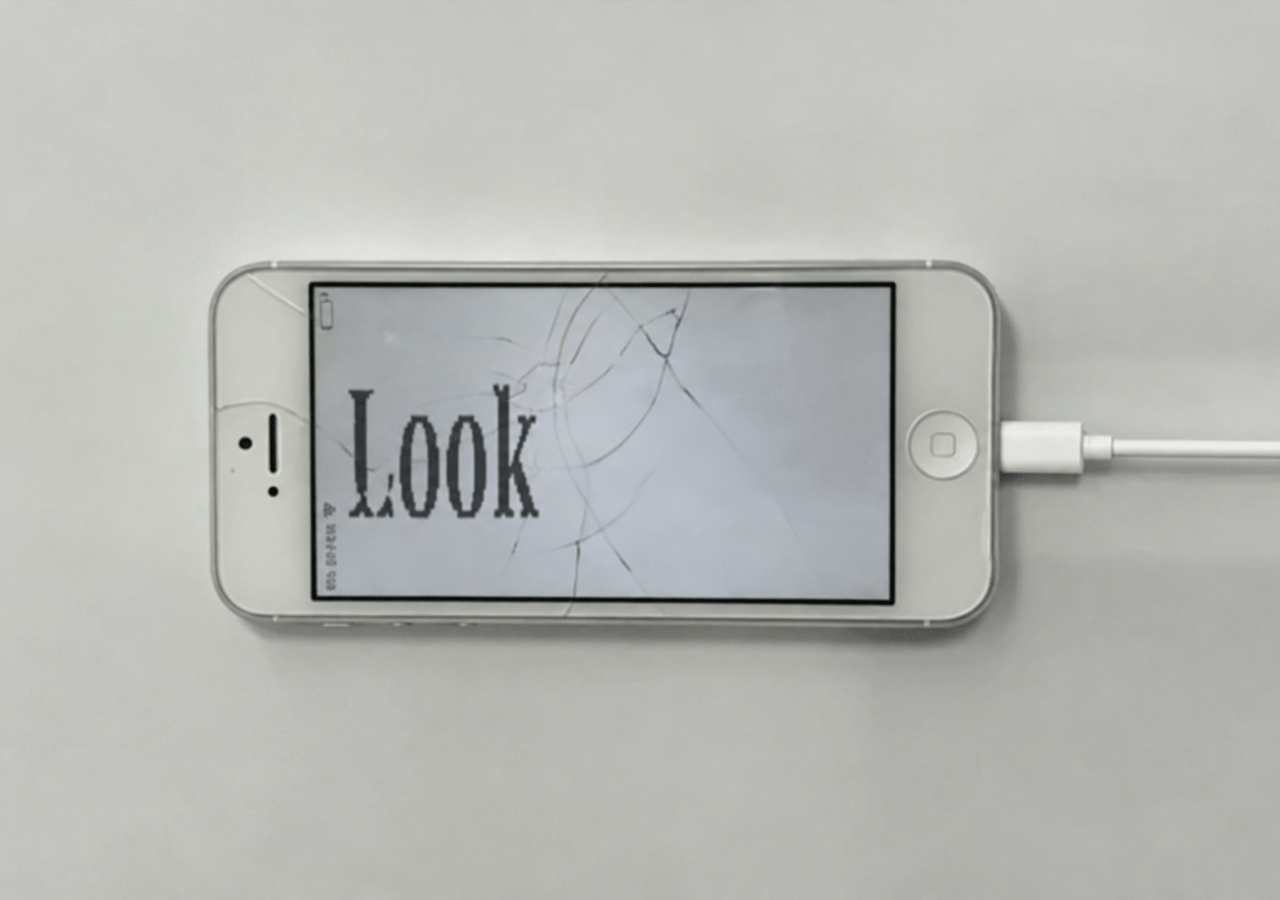
<file: index.html>
<!DOCTYPE html>
<html>
<head>
    <title>The Feed</title>
    <link rel="stylesheet" href="intro.css">
</head>

<body>

    <a href="feed.html">
        <img src="img/cover.gif" alt="Look Closer...">
    </a>

</body>
</html>
</file>
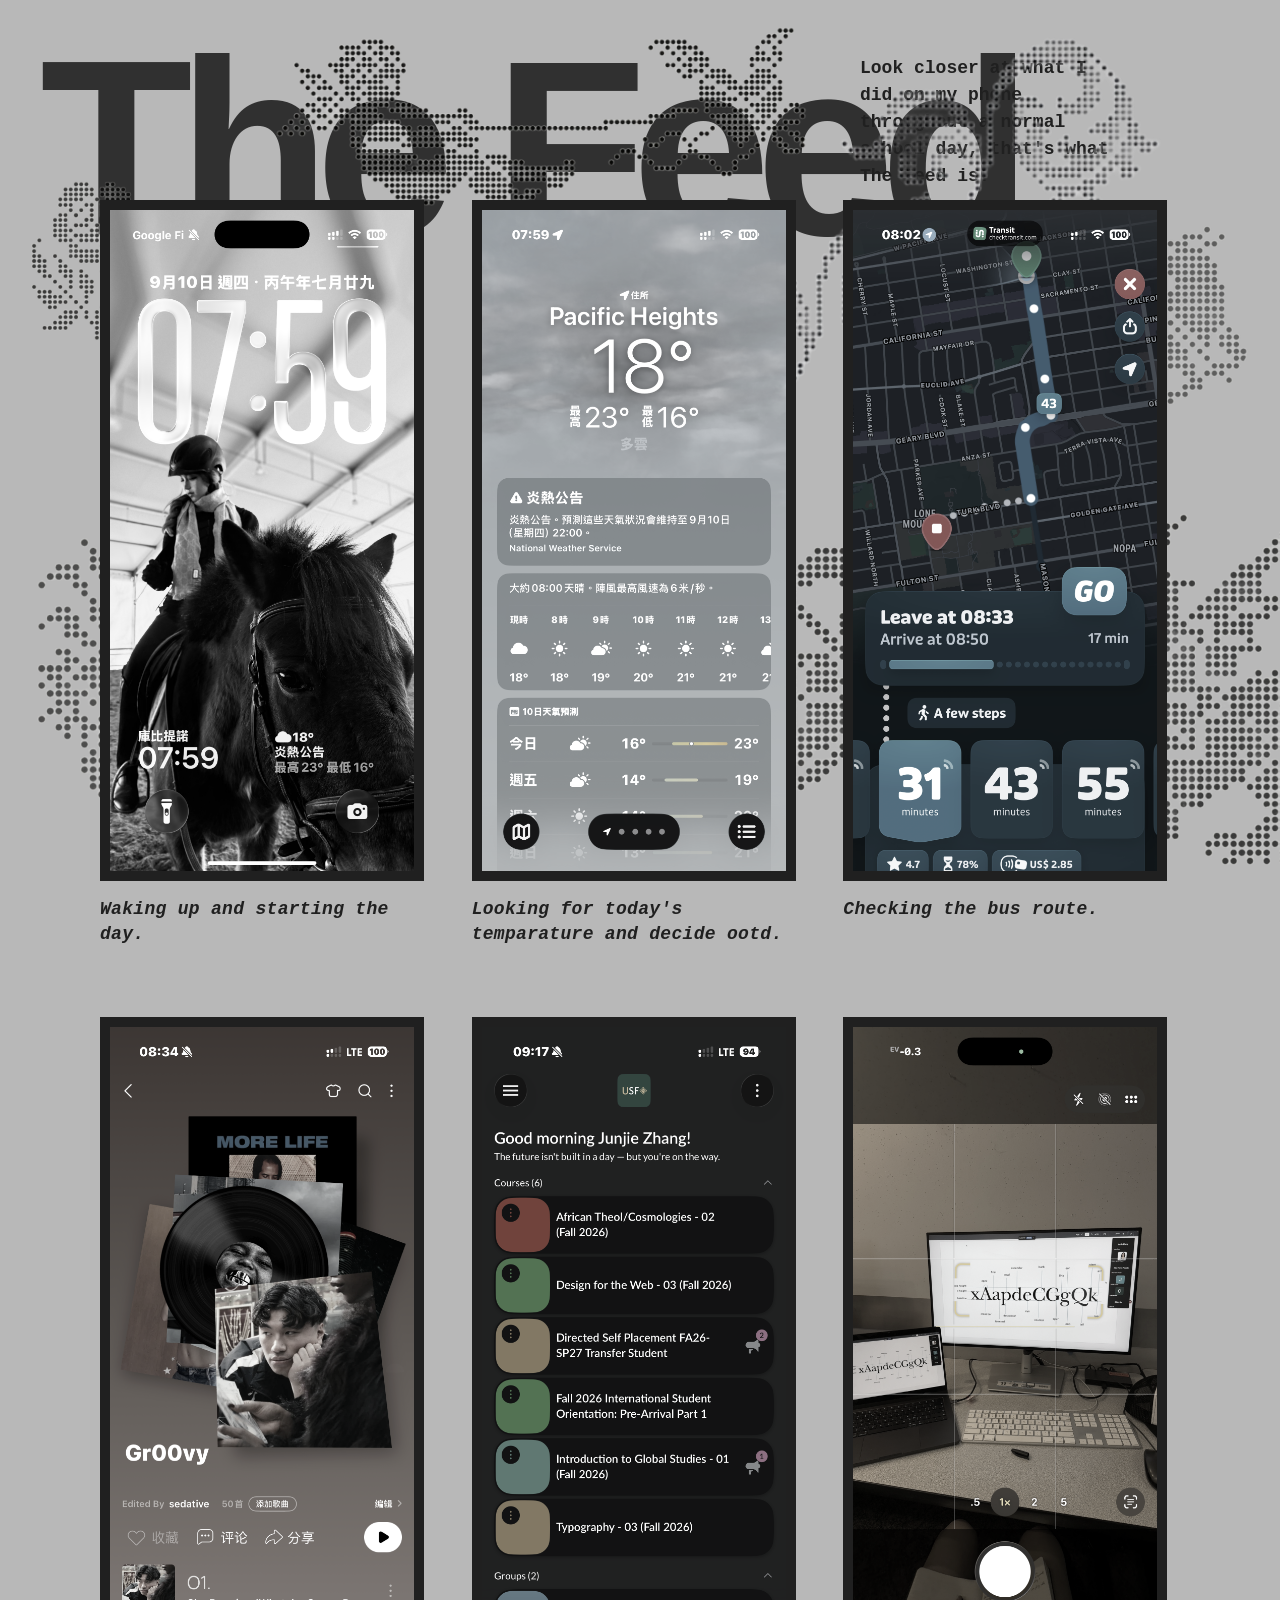
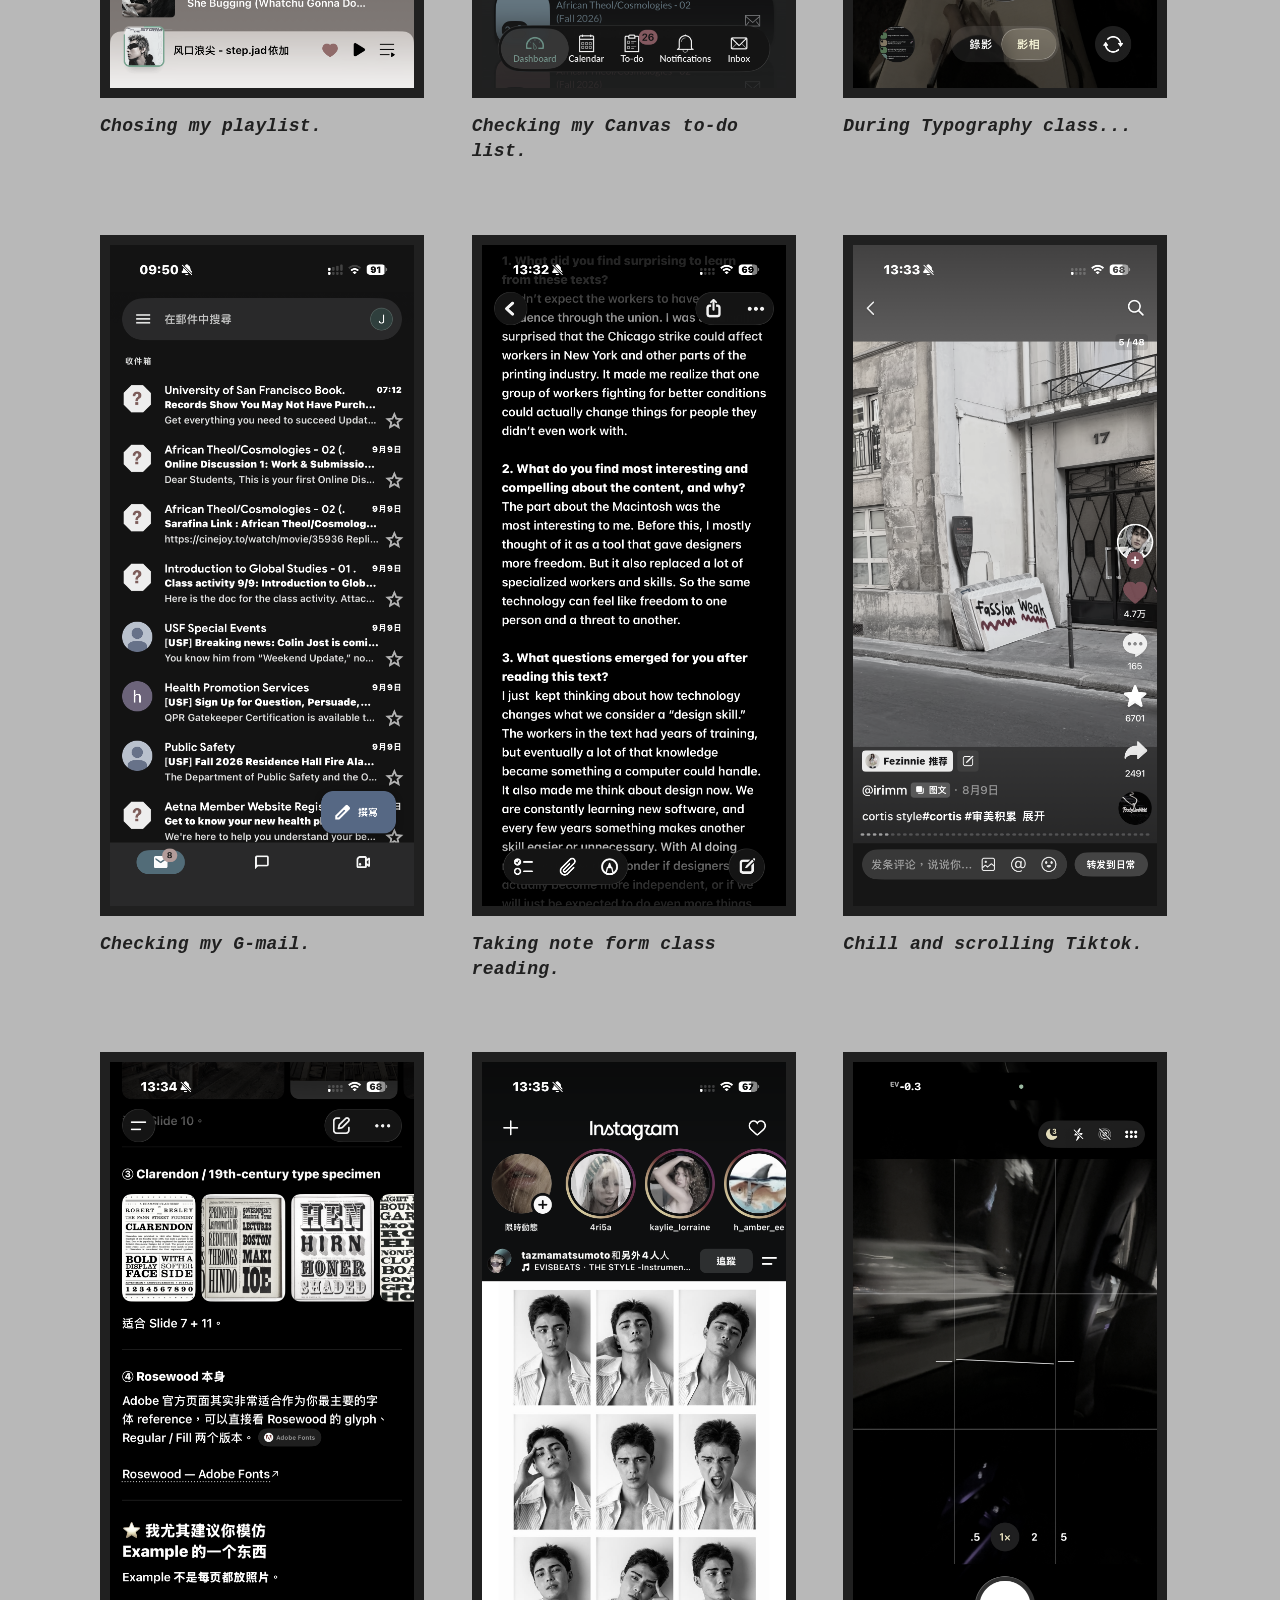
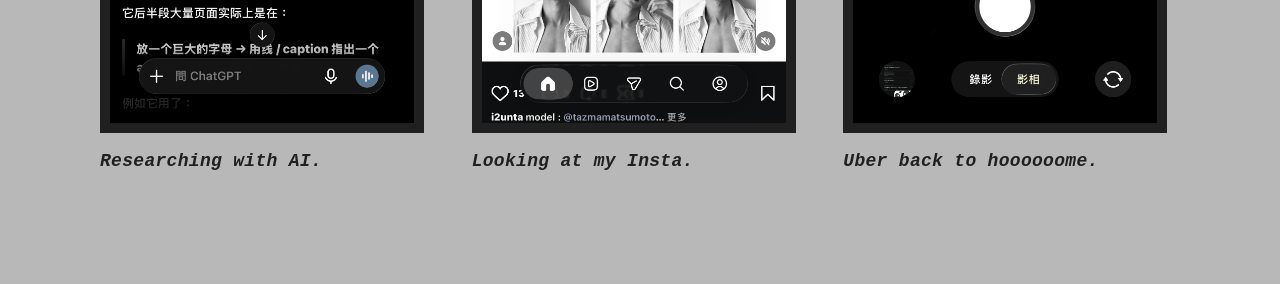
<file: feed.html>
<!DOCTYPE html>

<html>
    <head>
        <meta charset="utf-8">
        <meta http-equiv="X-UA-Compatible" content="IE=edge">
        <title></title>
        <meta name="description" content="">
        <meta name="viewport" content="width=device-width, initial-scale=1">
        <link rel="stylesheet" href="style.css">
    </head>
    <body>
        <div class="fixed-layer">
        <h1>The Feed</h1>
        <p class="intro">
         Look closer at what I did on my phone throughout a normal school day,
         that's what The Feed is.
        </p>
         <div class="background-elements">
                 <img src="img/1.png" class="bg-1">
                 <img src="img/2.png" class="bg-2">
                 <img src="img/3.png" class="bg-3">
                 <img src="img/4.png" class="bg-4">
                 <img src="img/10.png" class="bg-5">
                 <img src="img/9.png" class="bg-6">
         </div>
        </div>

        <div class="feed">

            <div class="post">
                <img src="img/homepage.PNG" alt="Home page">
                <p>Waking up and starting the day.</p>
            </div>

            <div class="post">
                <img src="img/weather.PNG" alt="Looking for weather">
                <p>Looking for today's temparature and decide ootd.</p>
            </div>

            <div class="post">
                <img src="img/bus.PNG" alt="commuting">
                <p>Checking the bus route.</p>
            </div>

            <div class="post">
                <img src="img/music.PNG" alt="listening music">
                <p>Chosing my playlist.</p>
            </div>

            <div class="post">
                <img src="img/canvas.PNG" alt="checking canvas">
                <p>Checking my Canvas to-do list.</p>
            </div>

            <div class="post">
                <img src="img/class.PNG" alt="during class">
                <p>During Typography class...</p>
            </div>

            <div class="post">
                <img src="img/emial.PNG" alt="Checking e-mail">
                <p>Checking my G-mail.</p>
            </div>

            <div class="post">
                <img src="img/note.PNG" alt="reding notes">
                <p>Taking note form class reading.</p>
            </div>

            <div class="post">
                <img src="img/tiktok.PNG" alt="scrolling tiktok">
                <p>Chill and scrolling Tiktok.</p>
            </div>

            <div class="post">
                <img src="img/chatgpt.PNG" alt="researching from ChapGPT">
                <p>Researching with AI.</p>
            </div>

            <div class="post">
                <img src="img/ins.PNG" alt="scorlling ins">
                <p>Looking at my Insta.</p>
            </div>
            
            <div class="post">
                <img src="img/back to my own place.PNG" alt="going home">
                <p>Uber back to hoooooome.</p>
            </div>
            

        </div>
    </body>
</html>
</file>
<file: intro.css>
html,
body {
    width: 100%;
    height: 100%;
    margin: 0;
}

body {
    overflow: hidden;
}

a {
    display: block;
    width: 100vw;
    height: 100vh;
}

img {
    width: 100%;
    height: 100%;
    object-fit: cover;
    display: block;
}
</file>
<file: style.css>
body {
    background-color: #b8b8b8;
    color: #202020;
    font-family: Arial, Helvetica, sans-serif;
    margin: 0;
    padding: 40px;

}
.fixed-layer {
    position: fixed;
    inset: 0;
    z-index: 1;
    pointer-events: none;
}

.fixed-layer h1 {
    position: absolute;
    top: 55px;
    left: 40px;
    z-index: 1;
}

.fixed-layer .intro {
    position: absolute;
    top: 55px;
    right: 160px;
    z-index: 1;
}

.fixed-layer img {
    position: absolute;
    z-index: 0;
}

h1 {
    position: fixed;
    top: 55px;
    left: 40px;
    z-index: 1;
    margin: 0;
    font-size: 250px;
    line-height: 0.75;
    font-weight: 800;
    letter-spacing: -15px;
    color: #303030;
    white-space: nowrap;
    font-family: Arial, Helvetica, sans-serif
}

.feed {
    position: relative;
    z-index: 2;
    width: 90%;
    max-width: 1200px;
    margin: 160px auto 0;
}

.post {
    display: inline-block;
    width: 30%;
    margin-right: 4%;
    margin-bottom: 70px;
    vertical-align: top;
}

.post:nth-child(3n) {
    margin-right: 0;
}

.post img {
    width: 100%;
    height: auto;
    display: block;
    box-sizing: border-box;
    border: 10px solid #202020;
    background-color: #eeeeee;
    filter: grayscale(15%) saturate(25%);
    transition: filter 0.4s ease, transform 0.4s ease;
}
.post img:hover {
    filter: grayscale(0%) saturate(100%);
    transform: scale(1.02);
}



.post p {
    font-family: 'Courier New', Courier, monospace;
    font-size: 18px;
    font-weight: bold;
    font-style: italic;
    line-height: 1.4;
    letter-spacing: 0.3px;
    margin: 16px 0 0;
    text-align: left;
    color: #202020;
    transition: letter-spacing 0.3s ease;
}
.post:hover p {
    letter-spacing: 1.5px;
}

@media (max-width: 700px) {

    body {
        padding: 20px;
    }

    h1 {
        top: 40px;
        left: 20px;
        font-size: 110px;
        letter-spacing: -7px;
    }

    .feed {
        width: 100%;
        margin-top: 120px;
    }

    .post {
        width: 46%;
        margin-right: 7%;
        margin-bottom: 50px;
    }

    .post:nth-child(3n) {
        margin-right: 7%;
    }

    .post:nth-child(2n) {
        margin-right: 0;
    }

    .post img {
        border-width: 7px;
    }

    .post p {
        font-size: 15px;
    }
}
.intro {
    position: fixed;
    top: 55px;
    right: 160px;
    width: 260px;

    font-family: 'Courier New', Courier, monospace;
    font-size: 18px;
    line-height: 1.5;
    font-weight: bold;

    color: #202020;
    margin: 0;
    z-index: 3;
}
.background-elements {
    position: fixed;
    top: 0;
    left: 0;
    width: 100%;
    height: 100%;
    z-index: 1;
    pointer-events: none;
}

.background-elements img {
    position: absolute;
}

.bg-1 {
    width: 180px;
    top: 160px;
    left: 1px;
    opacity: 0.7;
}

.bg-2 {
    width: 250px;
    top: 200px;
    right: 25px;
    opacity: 0.5;
}

.bg-3 {
    width: 360px;
    bottom: 20px;
    left: 10px;
    opacity: 0.6;
}


.bg-4 {
    width: 850px;
    bottom: 1px;
    left: 620px;
    opacity: 0.7;
}

.bg-5 {
    width: 550px;
    top: 10px;
    left: 270px;
    opacity: 0.9;
}
.bg-6 {
    width: 550px;
    top: 10px;
    right: 70px;
    opacity: 0.9;
}
</file>
